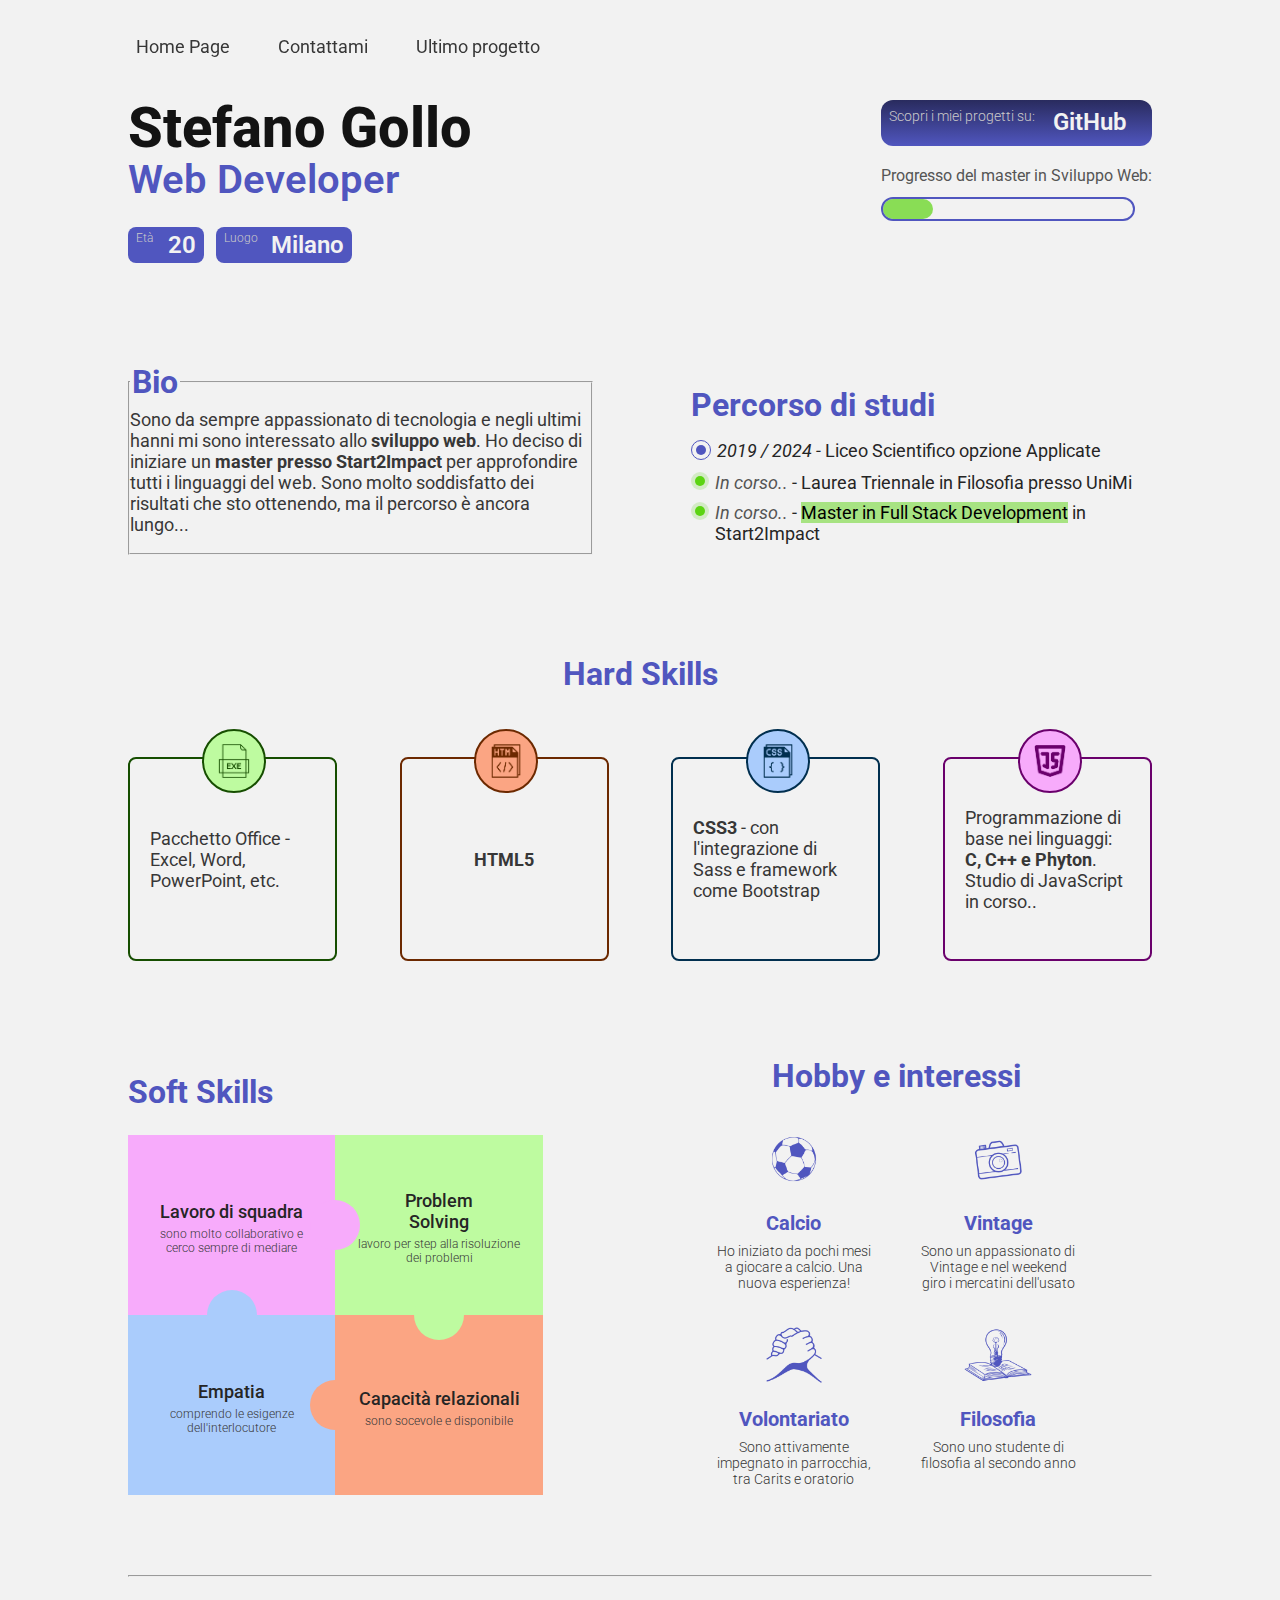
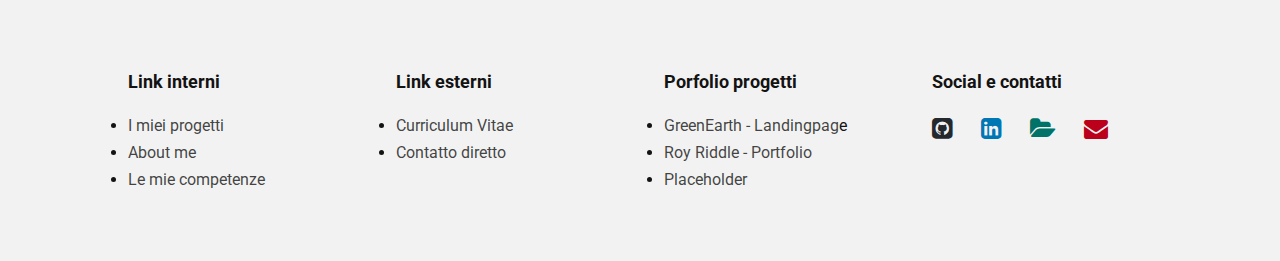
<file: cv.html>
<!DOCTYPE html>
<html lang="en">
<head>
    <!--Meta Tag-->
    <meta charset="UTF-8">
    <meta name="viewport" content="width=device-width, initial-scale=1.0">
    <title>Curriculum - Gollo Stafano</title>
    <meta name="description" content="Curriculm Vitae - programmatore web">
    <link rel="canonical" href="">

    <!--OpenGraph-->
    <meta property="og:title" content="Curriculum Vitae" />
    <meta property="og:description" content="Curriculum Vitae Programmatore Web, competenze e informazioni personali" />
    <meta property="og:url" content="https://github.com/Git-Ste/cv" />
    <meta property="og:type" content="website" />

    <!--Fogli di stile-->
    <link rel="stylesheet" href="assets/cv.css">
    <link rel="stylesheet" href="assets/componenti.css">

    <!--Google Fonts-->
    <link rel="preconnect" href="https://fonts.googleapis.com">
    <link rel="preconnect" href="https://fonts.gstatic.com" crossorigin="">
    <link href="https://fonts.googleapis.com/css2?family=Roboto:ital,wght@0,100..900;1,100..900&amp;display=swap" rel="stylesheet">

    <!--Social Icons-->
    <link rel="stylesheet" href="http://cdnjs.cloudflare.com/ajax/libs/font-awesome/4.4.0/css/font-awesome.min.css">
    
    <!--Favicon-->
    <link rel="icon" type="image/png" href="assets/img/favicon.png">
</head>
<body>
    <div class="page-container">
        <header class="header">
            <div class="header-container">
                <!--Logo-->
                <div class="logo-container">
                    <a href="index.html" class="logo-link"><i class="logo-arrow left"></i>
                    <i class="logo-arrow right"></i></a>
                </div>
                <!--Menu di navigazione-->
                <div class="nav-container">
                    <input class="menu-btn" id="menu-btn" type="checkbox">
                    <label for="menu-btn" class="menu-icon">
                        <span class="nav-icon"></span>
                    </label>
                    <ul class="list-link-out">
                        <li><a href="index.html" class="link-out">Home Page</a></li>
                        <li><a href="form.html" class="link-out">Contattami</a></li>
                        <li><a href="https://www.linkedin.com/posts/stefano-gollo_landing-page-activity-7383884229673263105-y--w?utm_source=share&utm_medium=member_desktop&rcm=ACoAAF8q_-gBaWENIP2JPA8mIau0z156F16e8gA" class="link-out">Ultimo progetto</a></li>
                    </ul>
                </div>
            </div>
        </header>
        
        <!--Hero Section-->
        <section class="hero-section">
            <div class="hero-titles">
                <h1>Stefano Gollo</h1>
                <h2>Web Developer</h2>

                <div class="hero-cards">
                    <div class="age-card">
                        <div class="age-text">Età</div>
                        <div class="age">20</div>
                    </div>
                    <div class="place-card">
                        <div class="place-text">Luogo</div>
                        <div class="place">Milano</div>
                    </div>
                </div>
            </div>

            <div class="hero-links">
                <a href="https://github.com/Git-Ste" class="hero-links-container">
                    <div class="projects-text">Scopri i miei progetti su:</div>
                    <div class="projects-link">GitHub</div>
                </a>

                <div class="master-progress-container">
                    <span class="master-title">Progresso del master in Sviluppo Web:</span>
                    <div class="master-progress">
                        <div class="master-progress-done"></div>
                    </div>
                </div>
            </div>
        </section>

        <!--Main Section-->
        <main class="main-section">
            <div class="desktop-version">

                <!--Bio section-->
                <fieldset class="bio-container">
                    <legend><h4 class="bio-title">Bio</h4></legend>
                    <p class="bio-para">Sono da sempre appassionato di tecnologia e negli ultimi hanni mi sono interessato 
                        allo <strong>sviluppo web</strong>. Ho deciso di iniziare un <strong>master presso Start2Impact</strong> per approfondire tutti i linguaggi del web. 
                        Sono molto soddisfatto dei risultati che sto ottenendo, ma il percorso è ancora lungo...</p>
                </fieldset>

                <!--Studies section-->
                <div class="studies-section">
                    <h4 class="study-title">Percorso di studi</h4>
                    <div class="studies-container">
                        <div class="study-container"><div class="study-point-out done-out"><div class="study-point-in done-in"></div></div><div><em>2019 / 2024 - </em>Liceo Scientifico opzione Applicate</div></div>
                        <div class="study-container"><div class="study-point-out in-corso-out"><div class="study-point-in in-corso-in"></div></div><div><em class="text-in-corso">In corso..</em> - Laurea Triennale in Filosofia presso UniMi</div></div>
                        <div class="study-container"><div class="study-point-out in-corso-out"><div class="study-point-in in-corso-in"></div></div><div><em class="text-in-corso">In corso..</em> - <mark class="master-mark">Master in Full Stack Development</mark> in Start2Impact</div></div>
                    </div>
                </div>
            </div>

            <!--Skills Section-->
            <h4 class="skills-title">Hard Skills</h4>
            <div class="hard-skill-container">
                <div class="skill-container office-border">
                    <div class="icon-container office"></div>
                    <p class="skill-description">Pacchetto Office - Excel, Word, PowerPoint, etc.</p>
                </div>
                <div class="skill-container hyper-border">
                    <div class="icon-container hyper"></div>
                    <p class="skill-description"><strong>HTML5</strong></p>
                </div>
                <div class="skill-container stile-border">
                    <p class="skill-description"><strong>CSS3</strong> - con l'integrazione di Sass e framework come Bootstrap</p>
                    <div class="icon-container stile"></div>
                </div>
                <div class="skill-container linguaggi-border">
                    <div class="icon-container linguaggi"></div>
                    <p class="skill-description">Programmazione di base nei linguaggi: <strong>C, C++ e Phyton</strong>. Studio di JavaScript in corso..</p>
                </div>
            </div>
            



            <div class="desktop-version">
                <!--Puzzle soft sckills-->
                <div class="softskill-container">
                    <h4>Soft Skills</h4>
                    <div class="puzzle-container">
                        <div class="puzzle-first-column">
                            <div class="puzzle-piece one"><div class="puzzle-semicircle first"></div><h5 class="softskill">Lavoro di squadra</h5><p class="softskill-description">sono molto collaborativo e cerco sempre di mediare</p></div>
                            <div class="puzzle-piece two"><div class="puzzle-semicircle second"></div><h5 class="softskill">Empatia</h5><p class="softskill-description">comprendo le esigenze dell'interlocutore</p></div>
                        </div>

                        <div class="puzzle-second-column">
                            <div class="puzzle-piece three"><div class="puzzle-semicircle third"></div><h5 class="softskill">Problem <br>Solving</h5><p class="softskill-description">lavoro per step alla risoluzione dei problemi</p></div>
                            <div class="puzzle-piece four"><div class="puzzle-semicircle fourth"></div><h5 class="softskill">Capacità relazionali</h5><p class="softskill-description">sono socevole e disponibile</p></div>
                        </div>
                    </div>

                </div>

                <div class="hobby-section">
                    <h4 class="hobby-title">Hobby e interessi</h4>
                    <div class="hobbies-container">
                        <div class="hobby-container">
                            <div class="hobby-icon ball"></div>
                            <div class="hobby-text">
                                <h6 class="hobby">Calcio</h6>
                                <p class="hobby-description">Ho iniziato da pochi mesi a giocare a calcio. Una nuova esperienza!</p>
                            </div>
                        </div>

                        <div class="hobby-container">
                            <div class="hobby-icon vintage"></div>
                            <div class="hobby-text">
                                <h6 class="hobby">Vintage</h6>
                                <p class="hobby-description">Sono un appassionato di Vintage e nel weekend giro i mercatini dell'usato</p>
                            </div>
                        </div>

                        <div class="hobby-container">
                            <div class="hobby-icon volontariato"></div>
                            <div class="hobby-text">
                                <h6 class="hobby">Volontariato</h6>
                                <p class="hobby-description">Sono attivamente impegnato in parrocchia, tra Carits e oratorio</p>
                            </div>
                        </div>

                        <div class="hobby-container">
                            <div class="hobby-icon filosofia"></div>
                            <div class="hobby-text">
                                <h6 class="hobby">Filosofia</h6>
                                <p class="hobby-description">Sono uno studente di filosofia al secondo anno</p>
                            </div>
                        </div>
                        
                    </div> 
                </div>
            </div>


        </main>

        <!--Footer-->
        <footer class="footer">
            <hr class="footer-hr">
            <div class="footer-container">
                <div class="link-in-container">
                    <h6>Link interni</h6>
                    <ul>
                        <li><a href="#projects-placeholder">I miei progetti</a></li>
                        <li><a href="#bio-placeholder">About me</a></li>
                        <li><a href="#skills-placeholder">Le mie competenze</a></li>
                    </ul>
                </div>

                <div class="link-out-container">
                    <h6>Link esterni</h6>
                    <ul>
                        <li><a href="cv.html">Curriculum Vitae</a></li>
                        <li><a href="form.html">Contatto diretto</a></li>
                    </ul>
                </div>

                <div class="link-projects-footer">
                    <h6>Porfolio progetti</h6>
                    <ul>
                        <li><a href="https://www.linkedin.com/posts/stefano-gollo_landing-page-activity-7383884229673263105-y--w?utm_source=share&utm_medium=member_desktop&rcm=ACoAAF8q_-gBaWENIP2JPA8mIau0z156F16e8gA">GreenEarth - Landingpag</a>e</li>
                        <li><a href="https://www.linkedin.com/posts/stefano-gollo_landing-page-activity-7383884229673263105-y--w?utm_source=share&utm_medium=member_desktop&rcm=ACoAAF8q_-gBaWENIP2JPA8mIau0z156F16e8gA">Roy Riddle - Portfolio</a></li>
                        <li><a href="https://www.linkedin.com/posts/stefano-gollo_landing-page-activity-7383884229673263105-y--w?utm_source=share&utm_medium=member_desktop&rcm=ACoAAF8q_-gBaWENIP2JPA8mIau0z156F16e8gA">Placeholder</a></li>
                    </ul>
                </div>

                <div class="social-container">
                    <h6>Social e contatti</h6>
                    <a href="https://github.com/Git-Ste" class="fa fa-github-square"></a>
                    <a href="https://www.linkedin.com/in/stefano-gollo" class="fa fa-linkedin-square"></a>
                    <a href="https://account.start2impact.it/profile/stefano-gollo" class="fa fa-folder-open"></a>
                    <a href="form.html" class="fa fa-envelope"></a>
                </div>
            </div>
        </footer>

    </div>
    
</body>

</html>
</file>
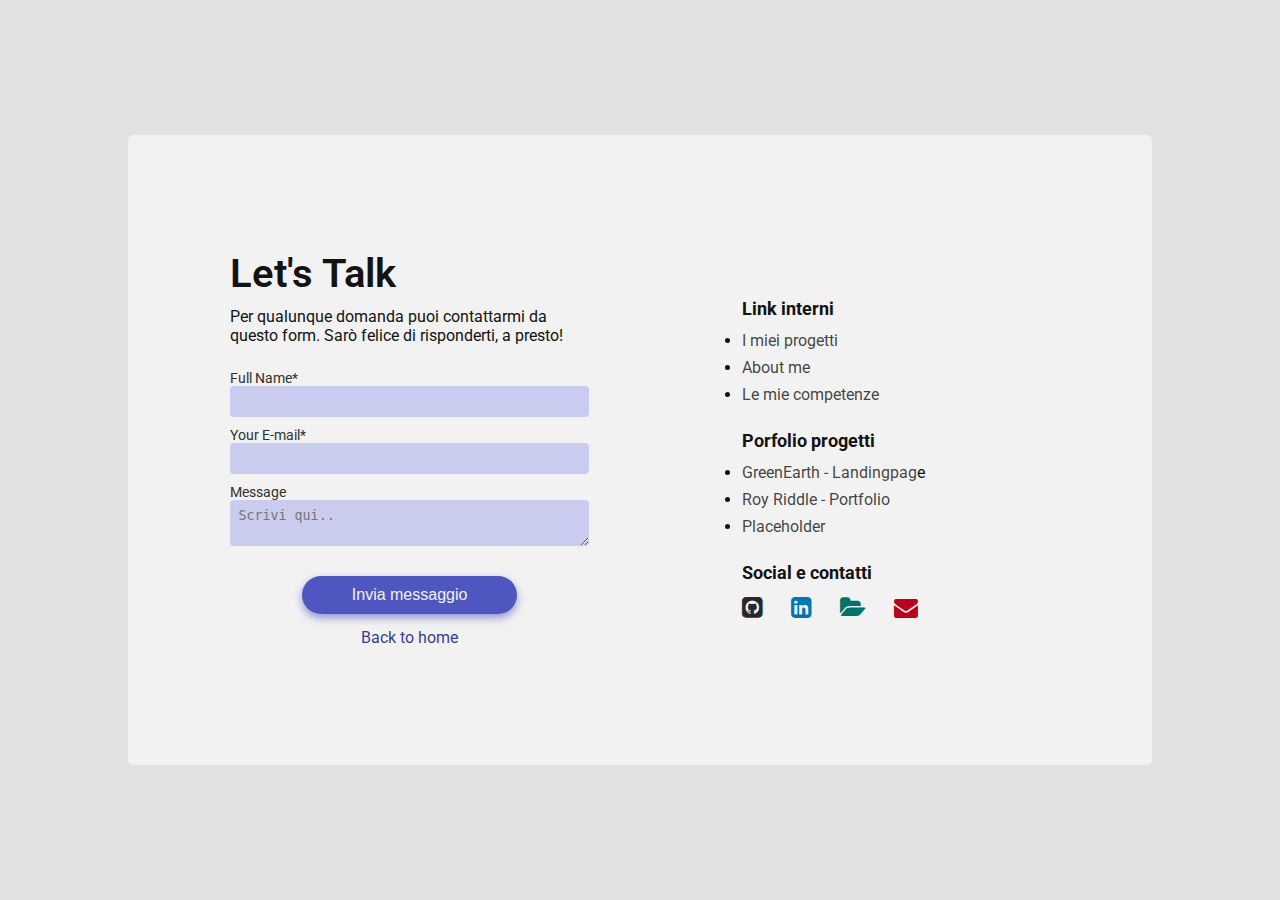
<file: form.html>
<!DOCTYPE html>
<html lang="en">
<head>
    <meta charset="UTF-8">
    <meta name="viewport" content="width=device-width, initial-scale=1.0">
    <title>Contatti</title>
    <link rel="stylesheet" href="assets/componenti.css">
    <link rel="stylesheet" href="assets/form-style.css">
    <!--Google Fonts-->
    <link rel="preconnect" href="https://fonts.googleapis.com">
    <link rel="preconnect" href="https://fonts.gstatic.com" crossorigin="">
    <link href="https://fonts.googleapis.com/css2?family=Roboto:ital,wght@0,100..900;1,100..900&amp;display=swap" rel="stylesheet">

    <title>Contatto</title>

    <!--Social Icons-->
    <link rel="stylesheet" href="http://cdnjs.cloudflare.com/ajax/libs/font-awesome/4.4.0/css/font-awesome.min.css">
</head>
<body>
    <div class="page-container">
        <div class="form-container">
            <div class="content-container">
                <h2 class="form-title">Let's Talk</h2>
                <p>Per qualunque domanda puoi contattarmi da questo form. Sarò felice di risponderti, a presto!</p>
                <form action="" class="form">
                    <label for="" class="label">Full Name*</label>
                    <input type="text" class="form-input">

                    <label for="" class="label">Your E-mail*</label>
                    <input type="email" class="form-input" required>

                    <label for="" class="label">Message</label>
                    <textarea name="" id="" class="form-input" placeholder="Scrivi qui.." required></textarea>

                    <input type="button" value="Invia messaggio" class="btn btn-violet">
                    <a href="index.html" class="back-link">Back to home</a>
                </form>
            </div>

            <div class="information-container">
                <div class="link-in-container">
                    <h6>Link interni</h6>
                    <ul>
                        <li><a href="index.html#projects-placeholder">I miei progetti</a></li>
                        <li><a href="index.html#bio-placeholder">About me</a></li>
                        <li><a href="index.html#skills-placeholder">Le mie competenze</a></li>
                    </ul>
                </div>

                    <div class="link-projects-form">
                        <h6>Porfolio progetti</h6>
                        <ul>
                            <li><a href="https://www.linkedin.com/posts/stefano-gollo_landing-page-activity-7383884229673263105-y--w?utm_source=share&utm_medium=member_desktop&rcm=ACoAAF8q_-gBaWENIP2JPA8mIau0z156F16e8gA">GreenEarth - Landingpag</a>e</li>
                            <li><a href="https://www.linkedin.com/posts/stefano-gollo_landing-page-activity-7383884229673263105-y--w?utm_source=share&utm_medium=member_desktop&rcm=ACoAAF8q_-gBaWENIP2JPA8mIau0z156F16e8gA">Roy Riddle - Portfolio</a></li>
                            <li><a href="https://www.linkedin.com/posts/stefano-gollo_landing-page-activity-7383884229673263105-y--w?utm_source=share&utm_medium=member_desktop&rcm=ACoAAF8q_-gBaWENIP2JPA8mIau0z156F16e8gA">Placeholder</a></li>
                        </ul>
                    </div>

                    <div class="social-container">
                        <h6>Social e contatti</h6>
                        <a href="https://github.com/Git-Ste" class="fa fa-github-square"></a>
                        <a href="https://www.linkedin.com/in/stefano-gollo" class="fa fa-linkedin-square"></a>
                        <a href="https://account.start2impact.it/profile/stefano-gollo" class="fa fa-folder-open"></a>
                        <a href="form.html" class="fa fa-envelope"></a>
                    </div>
            </div>
    </div>
</body>
</html>
</file>
<file: assets/cv.css>
body{
    background-color: #F2F2F2;
    box-sizing: border-box;
    border: 0px;
    margin: 0px;
}

.page-container{
    width: 80%;
    margin: auto;
}

/*Incluso solo nella versione desktop*/
.desktop-version{
    width: 100%;
    display: flex;
    justify-content: space-between;
    flex-wrap: wrap;
    flex-direction: column;
    margin-top: 100px;
    margin-bottom: 64px;
}

@media screen and (min-width: 820px){
    .desktop-version{
    width: 100%;
    display: flex;
    justify-content: space-between;
    align-items: center;
    flex-wrap: wrap;
    flex-direction: row;
    margin-top: 100px;
    margin-bottom: 64px;
}
}

/*Header*/
.header{
    width: 100%;
     
}
.header-container{
    width: 80%;
    position: fixed;
    top: 32px;
    display: flex;
    flex-direction: row;
    justify-content: space-between;
    align-items: left;
    z-index: 10000;
}

.list-link-out{
    list-style-type: none;
    display: none;
    position: relative;
    }


.logo-link{
    text-decoration: none;
}

.menu-icon{
    height: 20px;
    display: flex;
    justify-content: right;
    align-items: center;
}

.menu-icon .nav-icon{
    background-color: #5056bf;
    display: block;
    width: 18px;
    height: 2px;
    position: relative;
}

.menu-icon .nav-icon::before{
    background-color: #5056bf;
    content:'';
    display: block;
    width: 100%;
    height: 100%;
    position: absolute;
    top: 5px;
    transition: all .2s ease-out;
}

.menu-icon .nav-icon::after{
    background-color: #5056bf;
    content:'';
    display: block;
    width: 100%;
    height: 100%;
    position: absolute;
    top: -5px;
    transition: all .2s ease-out;
}

.header .menu-btn{
    display: none;
}

.menu-btn:checked ~ .list-link-out{
    display: inline-block;
    position: absolute;
    top: 24px;
    right: 0px;
}

.list-link-out li{
    text-align: right;
}

.link-out{
    font-size: 18px;
    color: #131313;
    padding: 8px;
    text-decoration: none;
    margin-right: 0px;
    display: inline-block;
    text-align: right;
    margin-top: 8px;
    border-radius: 8px;
    background-color: rgba(201, 204, 238, 0.6);
    border: 1px solid #3b3f8e;
    box-shadow: 1px 2px #3b3f8e;
    }

.menu-btn:checked ~ .menu-icon .nav-icon{
    background-color: transparent;

}

.menu-btn:checked ~ .menu-icon .nav-icon::before{
    transform: rotate(-45deg);
    top: 0;
}

.menu-btn:checked ~ .menu-icon .nav-icon::after{
    transform: rotate(45deg);
    top: 0;
}

/*header responsive*/
@media screen and (min-width: 768px){
    .header-container{
        padding-top: 0px;
        width: 80%;
        height: 60px;
        position: fixed;
        top: 16px;
        display: flex;
        flex-direction: row-reverse;
        justify-content: space-between;
        align-items: center;
        z-index: 10000;
    }

    .menu-icon{
        display: none;
    }
    .nav-container{
        display: block;
    }

    .list-link-out{
        list-style-type: none;
        display: flex;
        flex-direction: row;
        padding: 0px;
    }

    .link-out{
        font-size: 18px;
        color: #373737;
        text-decoration: none;
        background-color: transparent;
        margin-right: 32px;
        padding-top: 0px;
        border: none;
        box-shadow: none;
    }


    .link-out:hover{
        cursor: pointer;
        font-size: 18px;
        color: #5056bf !important;
        text-decoration: none;
        text-decoration: underline;
    }
}

/*Hero Section*/
.hero-section{
    display: flex;
    justify-content: space-between ;
    margin-top: 100px;
}

.hero-titles h1,h2{
    margin: 0px;
}

.hero-cards{
    display: flex;
    justify-content: left;
    margin-top: 24px;
}

.age-card{
    width: 60px;
    background-color: #5056BF;
    border-radius: 8px;
    color: #f2f2f2;
    display: flex;
    justify-content: space-between;
    padding: 4px 8px;
    margin-right: 12px;
}

.age-text{
    color: #cbcaca;
    font-size: 12px;
    font-weight: 300;
}

.age{
    font-size: 24px;
    font-weight: 600;
}

.place-card{
    width: 120px;
    background-color: #5056BF;
    border-radius: 8px;
    color: #f2f2f2;
    display: flex;
    justify-content: space-between;
    padding: 4px 8px;
}

.place-text{
    color: #cbcaca;
    font-size: 12px;
    font-weight: 300;
}

.place{
    font-size: 24px;
    font-weight: 600;
}

.hero-links{
    display: none;
}

/*Hero Section Responsive*/
@media screen and (min-width: 820px){
    .hero-links{
        display: block;
    }

    .hero-links-container{ 
        background: linear-gradient(0deg,rgba(80, 86, 191, 1) 0%, rgba(41, 43, 94, 1) 100%);
        border-radius: 12px;
        display: flex;
        text-decoration: none;
}

    .projects-text{
        padding: 8px;
        color: #cbcaca;
        font-size: 14px;
        font-weight: 300;

    }

    .projects-link{
        padding: 8px 10px 10px 10px;
        font-size: 24px;
        font-weight: 600;
        color: #f2f2f2;  
    }

    .master-title{
        color: #555555;
        font-size: 16px;
    }

    .master-progress-container{
        margin-top: 20px;
    }

    .master-progress{
        margin-top: 12px;
        height: 20px;
        width: 250px;
        border: 2px solid #5056BF;
        border-radius: 12px;
    }

    .master-progress-done{
        height: 20px;
        width: 50px;
        background-color: rgba(92, 212, 18, 0.7);
        border-radius: 12px;
    }
}


/*Bio Section*/

.bio-container{
    width: 100%;
    padding: 0px;
    margin-left: 0px;
    margin-right: 0px;
}

.bio-title{
    color: #5056BF;
    margin: 0px;
}

.bio-para{
    font-size: 18px;
    color: #373737;
    margin-top: 8px;
}

@media screen and (min-width: 820px){
    .bio-container{
    width: 45%;
    }
}

/*Studies Section*/
.studies-section{
    height: 100%;
    width: 100%;
    font-size: 18px;
    color: #252525;
    margin-top: 64px;
}

.study-title{
    color: #5056BF;
    margin-top: 12px;
    margin-bottom: 16px;
}

.study-container{
    display: flex;
}

.study-point-in{
    width: 10px;
    min-width: 10px;
    height: 10px;
    border-radius: 50%;
}

.study-point-out{
    width: 18px;
    min-width: 18px;
    height: 18px;
    border-radius: 50%;
    display: flex;
    justify-content: center;
    align-items: center;
    margin-right: 6px;
    margin-bottom: 12px;
}

.studies-container .done-out{
    border: 1px solid #5056BF;
}

.done-out .done-in{
    background-color: #5056BF;
}

.studies-container .in-corso-out{
    background-color: rgba(92, 212, 18, 0.2);
}

.in-corso-out .in-corso-in{
    background-color: rgb(92, 212, 18);
}

.text-in-corso{
    color: #555555;
}

.master-mark{
    background-color: rgba(92, 212, 18, 0.5);
}

@media screen and (min-width: 820px){
    .studies-section{
    height: 100%;
    width: 45%;
    min-width: 300px;
    font-size: 18px;
    color: #252525;
    margin-top: 0px;
    }
}



/*Skill section*/
.hard-skill-container{
    display: flex;
    justify-content: space-between;
    flex-direction: column;
    align-items: center;
    padding: 0px;
    flex-wrap: wrap;
    margin-bottom: 80px;
    
} 

.skills-title{
    color: #5056BF;
    text-align: center;
    margin-top: 100px;
    margin-bottom:32px;
}

.skill-container{
    border-radius: 8px;
    margin-top: 48px;
    width: 80%;
    min-width: 160px;
    height: 100%;
    display: flex;
    align-items: center;
    justify-content: center;
    position: relative;
}

.skill-description{
    padding: 20px;
    font-size: 18px;
    color: #373737;
}

.icon-container{
    width: 60px;
    height: 60px;
    border-radius: 50%;
    position: absolute;
    z-index: 999;
    top: 0px;
    left: 50%;
    transform: translate(-30px, -30px);
}

.office{
    background-color: #befba0;
    border: 2px solid #164e00;
    background: url('img/office-icon.png');
    background-repeat: no-repeat;
    background-size: contain;
}

.office-border{
    border: 2px solid #164e00;;
}

.hyper{
    background-color: #fba583;
    border: 2px solid #6c2900;
    background: url('img/html-icon.png');
    background-repeat: no-repeat;
    background-size: contain;
}

.hyper-border{
    border: 2px solid #6c2900;
}

.stile{
    background-color: #aaccfc;
    border: 2px solid #012f4f;
    background: url('img/css-icon.png');
    background-repeat: no-repeat;
    background-size: contain;
}

.stile-border{
    border: 2px solid #012f4f;
}


.linguaggi{
    background-color: #f7abfb;
    border: 2px solid #6a006c;
    background: url('img/javascript-icon.png');
    background-repeat: no-repeat;
    background-size: contain;
}

.linguaggi-border{
    border: 2px solid #6a006c;

}

@media screen and (min-width: 820px){
    .hard-skill-container{
        display: flex;
        flex-direction: row;
        justify-content: space-between;
        align-items: center;
        width: 100%;
        padding: 0px;
        flex-wrap: wrap;
        height: 200px;
        margin-bottom: 80px;
    } 

    .skill-container{
        border-radius: 8px;
        margin-top: 0px;
        width: 20%;
        min-width: 160px;
        height: 100%;
        display: flex;
        align-items: center;
        justify-content: center;
        position: relative;
}

.skills-title{
    color: #5056BF;
    text-align: center;
    margin-top: 100px;
    margin-bottom:64px;
    }
}

/*Soft skills section*/
.softskill-container{
    width: 100%;
}

.softskill-container h4{
    color: #5056BF;
    margin-top: 0px;
    margin-bottom: 24px;
}

.puzzle-container{
    width: 100%;
    display: flex;
}

.puzzle-first-column{
    width: 50%;
    height: 100%;
}

.puzzle-second-column{
    width: 50%;
    height: 100%;
}

.puzzle-piece{
    height: 180px;
    width: 100%;
    position: relative;
    display: flex;
    justify-content: center;
    align-items: center;
    flex-direction: column;
}

.puzzle-first-column .one{
    background-color: #f7abfb;
}

.puzzle-first-column .two{
    background-color: #aaccfc;
}

.puzzle-second-column .three{
    background-color: #befba0;
}

.puzzle-second-column .four{
    background-color: #fba583;
}


.puzzle-semicircle{
    height: 50px;
    width: 50px;
    border-radius: 50%;
    position: absolute;
}

.puzzle-piece .first{
    background-color: #aaccfc;
    bottom: 0;
    right: 50%;
    transform: translate(25px, 25px);
}

.puzzle-piece .second{
    background-color: #fba583;
    bottom: 50%;
    right: 0;
    transform: translate(25px, 25px);
}

.puzzle-piece .third{
    background-color: #f7abfb;
    top: 50%;
    left: 0;
    transform: translate(-25px, -25px);
}

.puzzle-piece .fourth{
    background-color: #befba0;
    top: 0;
    right: 50%;
    transform: translate(25px, -25px);
}

.puzzle-piece .softskill{
    margin: 0;
    color: #252525;
    text-align: center;
    padding: 5px;
    font-size:18px;
    font-weight: 500;
}

.puzzle-piece .softskill:hover{
    margin: 0;
    color: #252525;
    text-align: center;
    padding: 5px;
    transform: scale(1.2);
    font-weight: 500;
    z-index: 1000;
}

.softskill-description{
    margin: 0px;
    font-size: 10px;
    font-weight: 300;
    color: #373737;
    text-align: center;
    z-index: 900;
    max-width: 70%;
}

@media screen and (min-width: 820px){
    .softskill-container{
        width: 45%;
    }
    .puzzle-container{
        width: 90%;
        display: flex;
    }

    .softskill-description{
        margin: 0px;
        font-size: 12px;
        font-weight: 300;
        color: #373737;
        text-align: center;
        z-index: 900;
        max-width: 80%;
}
}

/*Hobby container*/
.hobby-section{
    width: 100%;
}

.hobby-title{
    color: #5056BF;
    margin-top: 96px;
    margin-bottom: 24px;
    text-align: center;
}

.hobbies-container{
    width: 100%;
    margin: auto;
    display: flex;
    flex-wrap: wrap;
}

.hobby-container{
    width: 50%;
    height: 50%;
    margin: 0px;
    display: flex;
    flex-direction: column;
    justify-content: center;
    align-items: center;
    margin-bottom: 24px;
}

.hobby-icon{
    width: 80px;
    height: 80px;
    margin-bottom: 12px;
}

.ball{
    background: url('img/ball-icon.png');
    background-size: cover;
}

.vintage{
    background: url('img/vintage.png');
    background-size: cover;
}

.volontariato{
    background: url('img/volontariato.png');
    background-size: cover;
}

.filosofia{
    background: url('img/filosofia-icon.png');
    background-size: cover;
}

.hobby, .hobby-description{
    margin-top: 0px;
    text-align: center;
}

.hobby{
    margin-bottom: 8px;
}

.hobby-description{
    font-size: 14px;
    color: #373737;
    font-weight: 300;
    width: 90%;
    margin: auto;
}

@media screen and (min-width: 820px){
    .hobby-section{
        width: 50%;
}
    .hobbies-container{
        width: 80%;
        margin: auto;
        display: flex;
        flex-wrap: wrap;
    }

    .hobby-description{
        font-size: 14px;
        color: #373737;
        font-weight: 300;
        width: 80%;
        margin: auto;
}
    .hobby-title{
        color: #5056BF;
        margin-top: 0px;
        margin-bottom: 24px;
        text-align: center;
}
}


/*foooter*/
/*footer*/
.footer-container{
    margin-top: 24px;
    margin-bottom: 48px;
}

.footer h6{
    font-size: 18px;
    color: #131313;
    margin-bottom: 24px;
}

.footer ul{
    padding-left: 0px;
}

.footer ul li{
    padding-bottom: 8px;
}

.footer ul li a{
    text-decoration: none;
    color: rgba(19, 19, 19, 0.8);
}

.social-container .fa{
    font-size: 24px;
    padding-right: 24px;
    text-decoration: none;
}

.fa-linkedin-square {
    color: #0077B5;
}

.fa-github-square{
    color: #24292e;
}

.fa-folder-open{
    color: #007369;
}

.fa-envelope{
    color: #BB001B;
}

.footer-container div{
    margin-top: 24px;
    }

.footer-container{
    display: flex;
    flex-direction: column;
    justify-content: space-between;
    align-items: flex-start;
    }

.footer-container div{
    min-width: 220px;
    } 

.footer-hr{
    margin-top: 120px;
}


/*footer responsive*/
@media screen and (min-width: 500px){
    .footer-container{
        display: flex;
        flex-direction: row;
        justify-content: space-between;
        align-items: flex-start;
        flex-wrap: wrap;
        margin-top: 0px;
    }

    .footer-container div{
        min-width: 220px;
    }

    .footer-hr{
        margin-top: 48px;
        margin-bottom: 28px;
    }
}
</file>
<file: assets/componenti.css>
body{
    color: #131313;
    font-family: Roboto,sans-serif;
}

/*Componenti Generali*/
h1{
    font-size: 56px;
    font-weight: 800;
    line-height: 56px;
}

h2{
    font-size: 40px; /*web 52px*/
    font-weight: 600;
    color: #5056BF;
}

h3{
    font-size: 36px;
    font-weight: 500;
}

h4{
    font-size: 32px;
}

h6{
    font-size: 20px;
    color: #5056BF;
}

.btn{
    font-size: 16px;
    padding: 10px 12px;
    border-radius: 5px;
}

.btn-violet{
    background-color: #5056BF;
    border: none;
    color: #F2F2F2;
}

.btn-violet:hover{
    background-color: #3b3f8e;
    cursor: pointer;
}

.btn-white{
    background-color: #F2F2F2;
    border: 2.5px solid #5056BF;
    color: #3b3f8e;
    font-weight: 600;
    
}

.btn-white:hover{
    background-color: #e3e2e2;
    cursor: pointer;

}

.back-link{
    font-size: 16px;
    text-decoration: none;
    padding-top: 12px;
    line-height: 24px;
    color: #3b3f8e;
    text-align: center;
}
</file>
<file: assets/form-style.css>
*{
    margin: 0;
    padding: 0;
    box-sizing: border-box;
}

body{
    background-color: #e3e2e2;
}

.page-container{
    display: flex;
    justify-content: center;
    align-items: center;
    height: 100vh;
    width: 100vw;
}

.form-container{
    height: 70%;
    min-height: 450px;
    width: 80%;
    min-width: 250px;
    background-color: #F2F2F2;
    border-radius: 5px;
}

.form-container{
    display: flex;
    flex-direction: column;
    align-items: center;
}

.content-container{
    width: 80%;
    margin: auto;
}


.content-container, .form{
    display: flex;
    flex-direction: column;
}

.form-title{
    color: #131313;
}

.form-container p{
    font-size: 16px;
    color: #131313;
    padding-bottom: 25px;
    padding-top: 10px;
    font-weight: 400;
}

.form-container .label{
    font-size: 14px;
    color: #303030;
}

.form-container .form-input{
    width: 100%;
    margin: auto;
    background-color: #c9ccee;
    border: none;
    border-radius: 4px;
    padding: 8px;
    margin-bottom: 10px;
}

.form-container .form-input:focus{
    border: 1px solid  #5056bf;
    background-color: #f2f2f2;
    outline: none;
}

.btn{
    margin-top: 20px;
    width: 60%;
    min-width: 150px;
    align-self: center;
    border-radius: 20px;
    box-shadow: 0 4px 8px 0 #5056bf99;
}

.information-container{
    display: none;
}

@media screen and (min-width: 768px){
    .information-container{
        display: block;
    }

    .form-container{
        display: flex;
        flex-direction: row;
        justify-content: space-between;
        align-items: center;
    }

    .content-container{
        width: 55%;
        margin: 0%;
        padding-left: 10%;
        padding-right: 10%;
    }

    .information-container{
        width: 40%;
    }
}

.information-container h6{
    font-size: 18px;
    color: #131313;
    padding-top: 18px;
    padding-bottom: 12px;
}

.information-container ul li{
    padding-bottom: 8px;
}

.information-container ul li a{
    text-decoration: none;
    color: rgba(19, 19, 19, 0.8);
}

.information-container ul li a:hover{
    text-decoration: none;
    color: #5056bf;
}

.social-container .fa{
    font-size: 24px;
    padding-right: 24px;
    text-decoration: none;
}

.fa-linkedin-square {
    color: #0077B5;
}

.fa-github-square{
    color: #24292e;
}

.fa-folder-open{
    color: #007369;
}

.fa-envelope{
    color: #BB001B;
}
</file>
